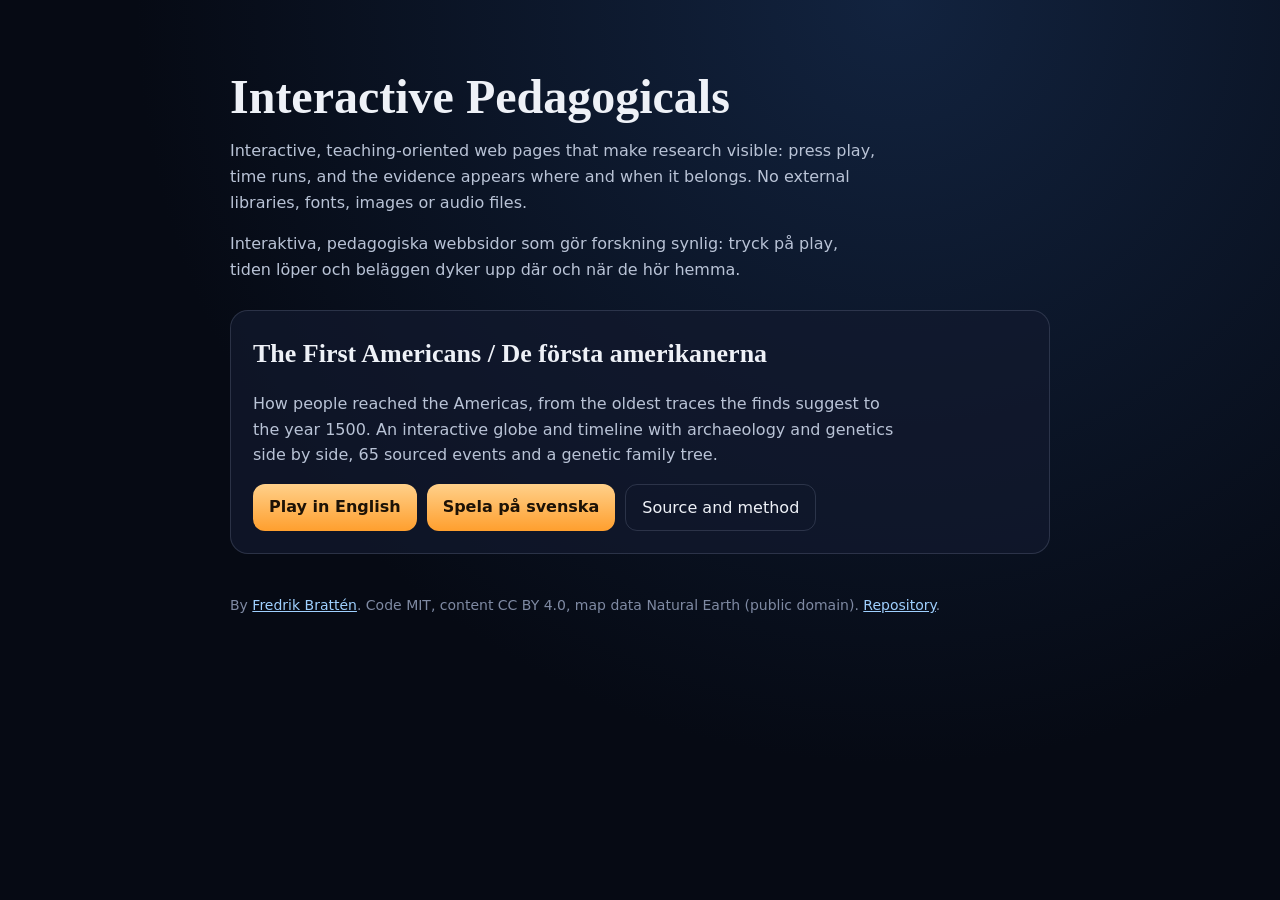
<file: index.html>
<!doctype html>
<html lang="en">
<head>
  <meta charset="utf-8">
  <meta name="viewport" content="width=device-width, initial-scale=1">
  <meta http-equiv="Content-Security-Policy" content="default-src 'self'; style-src 'self' 'unsafe-inline'; img-src 'self' data:; object-src 'none'; base-uri 'none'; form-action 'none'">
  <title>Interactive Pedagogicals</title>
  <meta name="description" content="Interactive, teaching-oriented web pages that make research visible. First page: The First Americans / De första amerikanerna.">
  <style>
    :root { color-scheme: dark; --bg: #060a14; --ink: #eef1f7; --ink2: #b9c3d6; --amber: #ffb44d; --line: rgba(190,205,235,.16); }
    * { box-sizing: border-box; }
    body { margin: 0; background: radial-gradient(ellipse at 70% 0%, #12233f 0%, var(--bg) 60%); color: var(--ink);
      font: 16px/1.6 system-ui, -apple-system, "Segoe UI", Roboto, sans-serif; min-height: 100vh; }
    main { max-width: 860px; margin: 0 auto; padding: clamp(28px, 6vw, 72px) 20px; }
    h1 { font-family: "Iowan Old Style", "Palatino Linotype", Palatino, Georgia, serif; font-weight: 600;
      font-size: clamp(32px, 6vw, 48px); line-height: 1.05; margin: 0 0 12px; }
    p { color: var(--ink2); max-width: 64ch; }
    .card { display: block; margin-top: 28px; padding: 22px; border: 1px solid var(--line); border-radius: 18px;
      background: rgba(18,26,46,.72); text-decoration: none; color: inherit; }
    .card:hover, .card:focus-visible { border-color: rgba(255,180,77,.6); outline: none; }
    .card h2 { font-family: "Iowan Old Style", "Palatino Linotype", Palatino, Georgia, serif; font-weight: 600; margin: 0 0 6px; font-size: 26px; }
    .links { display: flex; gap: 10px; flex-wrap: wrap; margin-top: 14px; }
    .links a { color: #1d1206; background: linear-gradient(180deg, #ffd08a, #ff9f2e); padding: 10px 16px; border-radius: 12px;
      text-decoration: none; font-weight: 600; }
    .links a.ghost { background: none; color: var(--ink); border: 1px solid var(--line); font-weight: 500; }
    footer { margin-top: 40px; font-size: 14px; color: #7f8aa3; }
    footer a { color: #9fd0ff; }
  </style>
</head>
<body>
  <main>
    <h1>Interactive Pedagogicals</h1>
    <p>Interactive, teaching-oriented web pages that make research visible: press play, time runs, and the evidence
      appears where and when it belongs. No external libraries, fonts, images or audio files.</p>
    <p lang="sv">Interaktiva, pedagogiska webbsidor som gör forskning synlig: tryck på play, tiden löper och beläggen dyker upp där och när de hör hemma.</p>
    <div class="card">
      <h2>The First Americans / De första amerikanerna</h2>
      <p>How people reached the Americas, from the oldest traces the finds suggest to the year 1500. An interactive globe
        and timeline with archaeology and genetics side by side, 65 sourced events and a genetic family tree.</p>
      <div class="links">
        <a href="forsta-amerikanerna/?lang=en">Play in English</a>
        <a href="forsta-amerikanerna/?lang=sv" lang="sv">Spela på svenska</a>
        <a class="ghost" href="https://github.com/fbratten/interactive-pedagogicals/tree/main/forsta-amerikanerna">Source and method</a>
      </div>
    </div>
    <footer>
      By <a href="https://fbratten.github.io/">Fredrik Brattén</a>. Code MIT, content CC BY 4.0, map data Natural Earth (public domain).
      <a href="https://github.com/fbratten/interactive-pedagogicals">Repository</a>.
    </footer>
  </main>
</body>
</html>
</file>
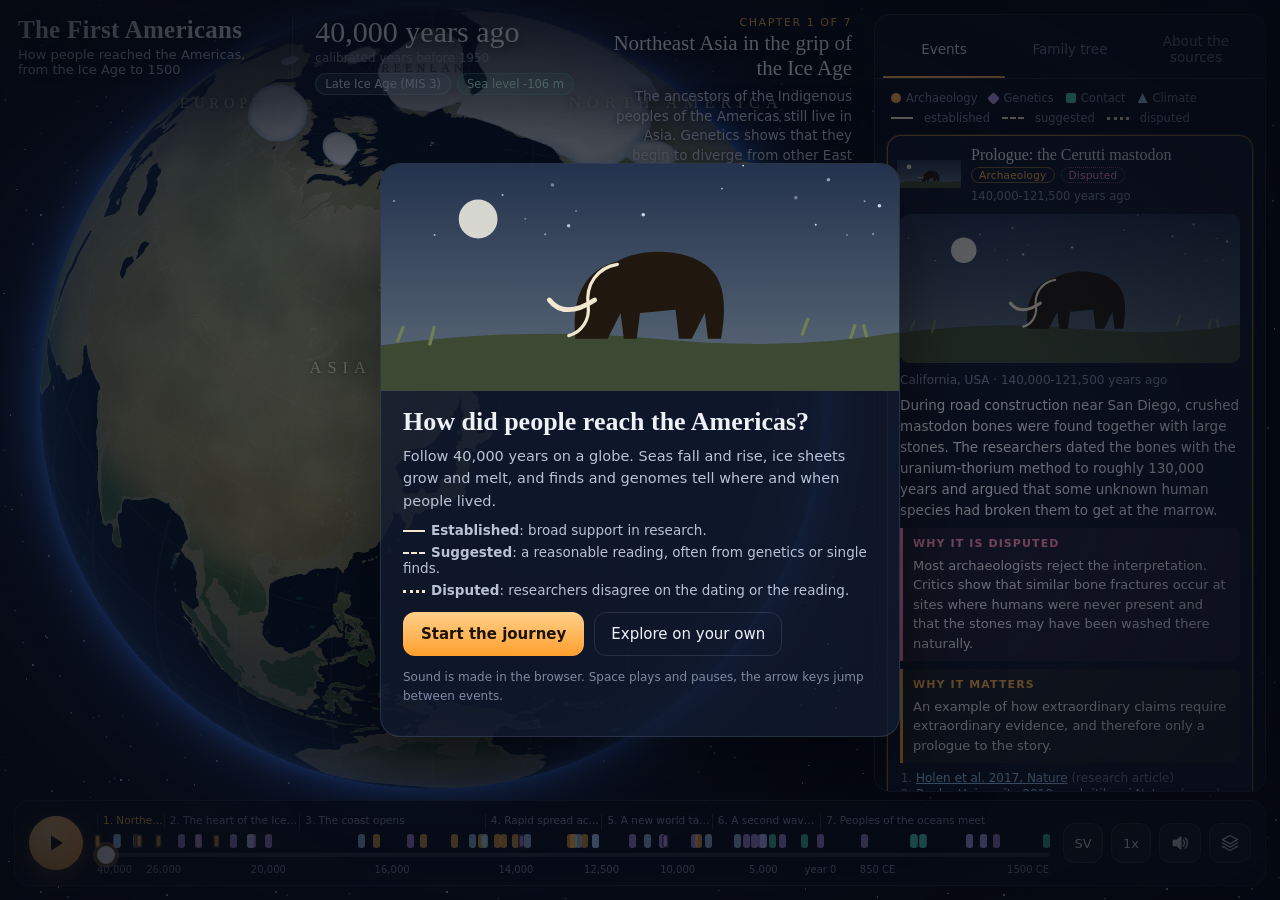
<file: forsta-amerikanerna/index.html>
<!doctype html>
<html lang="sv">
<head>
  <meta charset="utf-8">
  <meta name="viewport" content="width=device-width, initial-scale=1, viewport-fit=cover">
  <title>De första amerikanerna - folkvandringar till Amerika från istid till år 1500</title>
  <meta name="description" content="Interaktiv glob och tidslinje: hur människor kom till Amerika enligt arkeologi och genetik, från de äldsta omstridda spåren till år 1500.">
  <meta name="theme-color" content="#060a14">
  <meta http-equiv="Content-Security-Policy" content="default-src 'self'; script-src 'self'; style-src 'self'; img-src 'self' data:; media-src 'self' blob:; connect-src 'none'; object-src 'none'; base-uri 'none'; form-action 'none'">
  <meta name="referrer" content="strict-origin-when-cross-origin">
  <link rel="stylesheet" href="css/style.css">
</head>
<body>
  <div id="stage" aria-hidden="true">
    <canvas id="globe"></canvas>
    <canvas id="overlay"></canvas>
  </div>
  <div id="nogl" class="nogl" hidden>
    <p data-i18n="nogl">Den här webbläsaren kan inte visa globen (WebGL saknas). Tidslinjen, händelserna och släktträdet fungerar ändå.</p>
  </div>

  <header id="hud">
    <div class="brand">
      <h1 data-i18n="h1">De första amerikanerna</h1>
      <p class="sub" data-i18n="sub">Folkvandringar till Amerika, från istid till år 1500</p>
    </div>
    <div class="now" aria-live="off">
      <div class="now-big" id="nowBig">40 000 år sedan</div>
      <div class="now-small" id="nowSmall"></div>
      <div class="chips">
        <span class="chip" id="climateChip">Istid</span>
        <span class="chip sea" id="seaChip" data-i18n-title="sea_title" title="Havsnivå jämfört med i dag (global medelnivå, förenklad kurva)">Hav -75 m</span>
      </div>
    </div>
    <div class="chapter" id="chapterBox">
      <div class="chapter-k" id="chapterNo">Kapitel 1 av 7</div>
      <div class="chapter-title" id="chapterTitle"></div>
      <p class="chapter-lead" id="chapterLead"></p>
    </div>
  </header>

  <aside id="panel" data-i18n-aria="panel_aria" aria-label="Händelser, släktträd och källor">
    <div class="grip" id="grip" role="button" tabindex="0" data-i18n-aria="grip_aria" aria-label="Visa eller dölj panelen"><span></span></div>
    <nav class="tabs" role="tablist">
      <button role="tab" id="tab-events" aria-selected="true" aria-controls="pane-events" data-i18n="tab_events">Händelser</button>
      <button role="tab" id="tab-tree" aria-selected="false" aria-controls="pane-tree" data-i18n="tab_tree">Släktträd</button>
      <button role="tab" id="tab-about" aria-selected="false" aria-controls="pane-about" data-i18n="tab_about">Om källorna</button>
    </nav>
    <section id="pane-events" role="tabpanel" aria-labelledby="tab-events" class="pane">
      <div class="legend-mini" id="legendMini"></div>
      <ol class="cards" id="cards"></ol>
    </section>
    <section id="pane-tree" role="tabpanel" aria-labelledby="tab-tree" class="pane" hidden>
      <p class="pane-intro" data-i18n="tree_intro">Släktträdet bygger på forntida och nutida arvsmassa. Linjerna växer fram i takt med tiden. Pilar visar inblandning mellan grupper. Heldragen linje = belagt, streckad = antytt, prickad = omstritt.</p>
      <div id="tree"></div>
      <div id="treeNotes" class="tree-notes"></div>
    </section>
    <section id="pane-about" role="tabpanel" aria-labelledby="tab-about" class="pane" hidden>
      <div id="about"></div>
    </section>
  </aside>

  <footer id="dock">
    <button id="play" class="play" data-i18n-aria="play" aria-label="Spela upp">
      <svg viewBox="0 0 24 24" class="i-play"><path d="M7 4.5v15l12-7.5z"/></svg>
      <svg viewBox="0 0 24 24" class="i-pause"><path d="M6.5 4.5h4v15h-4zM13.5 4.5h4v15h-4z"/></svg>
    </button>
    <div class="timeline">
      <div class="chapter-band" id="chapterBand"></div>
      <div class="markers" id="markers"></div>
      <input type="range" id="scrub" min="0" max="10000" step="1" value="0" data-i18n-aria="time" aria-label="Tid">
      <div class="ticks" id="ticks"></div>
    </div>
    <div class="controls">
      <button id="lang" class="ctl" data-i18n="lang_btn" data-i18n-aria="lang_aria" aria-label="Switch to English">EN</button>
      <button id="speed" class="ctl" data-i18n-aria="speed" aria-label="Uppspelningshastighet">1x</button>
      <button id="sound" class="ctl" aria-pressed="true" data-i18n-aria="sound" aria-label="Ljud">
        <svg viewBox="0 0 24 24"><path d="M4 9h4l5-4v14l-5-4H4z"/><path class="w" d="M16 8.5c1.6 1.6 1.6 5.4 0 7M18.5 6c3 3 3 9 0 12"/></svg>
      </button>
      <button id="layersBtn" class="ctl" aria-haspopup="true" aria-expanded="false" data-i18n-aria="layers" aria-label="Lager">
        <svg viewBox="0 0 24 24"><path d="M12 3l9 5-9 5-9-5zM3 12l9 5 9-5M3 16l9 5 9-5"/></svg>
      </button>
      <button id="follow" class="ctl follow" hidden data-i18n="follow" data-i18n-aria="follow_aria" aria-label="Följ berättelsen">Följ</button>
    </div>
  </footer>

  <div id="layers" class="popover" hidden>
    <div class="pop-title" data-i18n="layers_title">Visa på kartan</div>
    <label><input type="checkbox" data-layer="arkeologi" checked> <i class="k k-ark"></i> <span data-i18n="l_ark">Arkeologi</span></label>
    <label><input type="checkbox" data-layer="genetik" checked> <i class="k k-gen"></i> <span data-i18n="l_gen">Genetik</span></label>
    <label><input type="checkbox" data-layer="kontakt" checked> <i class="k k-kon"></i> <span data-i18n="l_kon">Sena kontakter</span></label>
    <label><input type="checkbox" data-layer="miljo" checked> <i class="k k-mil"></i> <span data-i18n="l_mil">Klimat och miljö</span></label>
    <label><input type="checkbox" data-layer="routes" checked> <span data-i18n="l_routes">Rutter och pilar</span></label>
    <label><input type="checkbox" data-layer="ice" checked> <span data-i18n="l_ice">Istäcken</span></label>
    <label><input type="checkbox" data-layer="labels" checked> <span data-i18n="l_labels">Namn på kartan</span></label>
    <label><input type="checkbox" data-layer="grid" checked> <span data-i18n="l_grid">Gradnät</span></label>
    <label><input type="checkbox" data-layer="dwell" checked> <span data-i18n="l_dwell">Sakta in vid händelser</span></label>
  </div>

  <div id="intro" class="intro" role="dialog" aria-modal="true" aria-labelledby="introTitle">
    <div class="intro-card">
      <div class="intro-art" id="introArt"></div>
      <h2 id="introTitle" data-i18n="intro_title">Hur kom människorna till Amerika?</h2>
      <p data-i18n="intro_p">Följ 40 000 år på en glob. Haven sjunker och stiger, istäcken växer och smälter, och fynd och arvsmassa berättar var och när människor fanns.</p>
      <ul class="intro-keys">
        <li><span class="st st-belagt"></span><span data-i18n-html="key_b"><b>Belagt</b>: brett stöd i forskningen.</span></li>
        <li><span class="st st-antytt"></span><span data-i18n-html="key_a"><b>Antytt</b>: rimlig tolkning, ofta från genetik eller enstaka fynd.</span></li>
        <li><span class="st st-omstritt"></span><span data-i18n-html="key_o"><b>Omstritt</b>: forskare är oense om datering eller tolkning.</span></li>
      </ul>
      <div class="intro-actions">
        <button id="start" class="primary" data-i18n="start">Starta resan</button>
        <button id="explore" class="ghost" data-i18n="explore">Utforska själv</button>
      </div>
      <p class="intro-note" data-i18n="intro_note">Ljud skapas i webbläsaren. Mellanslag spelar och pausar, piltangenterna hoppar mellan händelser.</p>
    </div>
  </div>

  <div id="toast" class="toast" aria-hidden="true"></div>
  <div id="film" class="film-layer" hidden aria-hidden="true">
    <div class="film-caption" id="filmCaption"></div>
    <div class="film-chapter" id="filmChapter"></div>
    <div class="film-progress"><div id="filmBar"></div></div>
    <div class="film-credit" id="filmCredit">fbratten.github.io/interactive-pedagogicals</div>
    <div class="film-card" id="filmTitle"></div>
    <div class="film-card" id="filmEnd"></div>
  </div>
  <div id="live" class="sr-only" aria-live="polite"></div>

  <script src="data/geo.js"></script>
  <script src="data/events.js"></script>
  <script src="js/i18n.js"></script>
  <script src="js/time.js"></script>
  <script src="js/ice.js"></script>
  <script src="js/camera.js"></script>
  <script src="js/story.js"></script>
  <script src="js/globe.js"></script>
  <script src="js/overlay.js"></script>
  <script src="js/art.js"></script>
  <script src="js/audio.js"></script>
  <script src="js/tree.js"></script>
  <script src="js/ui.js"></script>
  <script src="js/film.js"></script>
  <script src="js/main.js"></script>
</body>
</html>
</file>
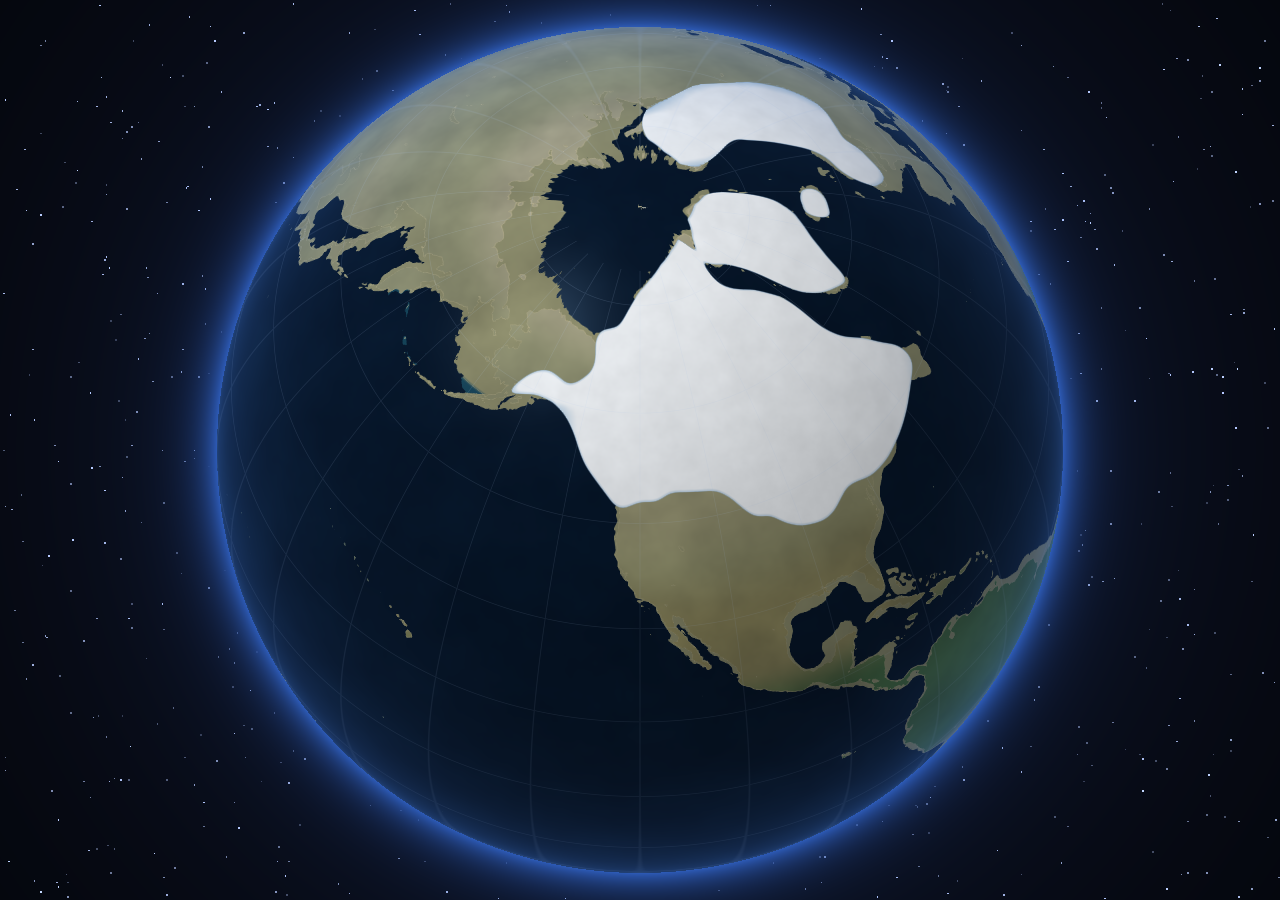
<file: forsta-amerikanerna/tools/dev-globe.html>
<!doctype html><html lang="sv"><head><meta charset="utf-8"><title>dev globe</title>
<style>html,body{margin:0;background:#000;overflow:hidden}canvas{position:absolute;inset:0;width:100%;height:100%}</style></head>
<body><canvas id="g"></canvas><canvas id="o"></canvas>
<script src="../data/geo.js"></script><script src="../js/time.js"></script><script src="../js/ice.js"></script>
<script src="../js/camera.js"></script><script src="../js/globe.js"></script><script src="../js/story.js"></script><script src="../js/overlay.js"></script>
<script>
var q = new URLSearchParams(location.search);
var bp = +(q.get('bp')||21000), lat=+(q.get('lat')||55), lon=+(q.get('lon')||-120), zoom=+(q.get('zoom')||1);
var dpr = 1, w = innerWidth, h = innerHeight;
var gc = document.getElementById('g'), oc = document.getElementById('o');
gc.width = w*dpr; gc.height = h*dpr;
var t0 = performance.now();
var globe = new FA.Globe(gc);
var t1 = performance.now();
var ov = new FA.Overlay(oc); ov.resize(w,h,dpr); ov.setRoutes(FA.STORY.routes);
var view = {cx:w/2, cy:h/2, R:0.47*Math.min(w,h)*zoom, basis:FA.basis(lat,lon), dpr:dpr, bp:bp, zoom:zoom};
globe.render(view);
ov.render(view, bp, 1.0, [], {arkeologi:1,genetik:1,miljo:1,kontakt:1,routes:1,labels:1});
document.title = 'ok build=' + Math.round(t1-t0) + 'ms tex=' + globe.textureSize;
</script></body></html>
</file>
<file: forsta-amerikanerna/css/style.css>
/* De första amerikanerna - stil. Inga externa typsnitt: systemets serif och sans. */
:root {
  --bg: #060a14;
  --ink: #eef1f7;
  --ink-2: #b9c3d6;
  --ink-3: #7f8aa3;
  --line: rgba(190, 205, 235, 0.14);
  --glass: rgba(10, 16, 30, 0.72);
  --glass-2: rgba(18, 26, 46, 0.82);
  --amber: #ffb44d;
  --violet: #c4a3ff;
  --teal: #52e3c6;
  --ice: #a8dcff;
  --pink: #ff8fb8;
  --sand: #f1e6cf;
  --serif: "Iowan Old Style", "Palatino Linotype", Palatino, "Book Antiqua", Georgia, serif;
  --sans: system-ui, -apple-system, "Segoe UI", Roboto, "Helvetica Neue", Arial, sans-serif;
  --panel-w: 392px;
  --dock-h: 86px;
  --radius: 16px;
}
* { box-sizing: border-box; }
[hidden] { display: none !important; }
html, body { margin: 0; height: 100%; background: var(--bg); color: var(--ink); font-family: var(--sans); overflow: hidden; }
button { font: inherit; color: inherit; }
a { color: #9fd0ff; }
.sr-only { position: absolute; width: 1px; height: 1px; overflow: hidden; clip: rect(0 0 0 0); white-space: nowrap; }

#stage { position: fixed; inset: 0; touch-action: none; }
body::before { content: ""; position: fixed; left: 0; right: 0; top: 0; height: 170px; z-index: 4; pointer-events: none;
  background: linear-gradient(180deg, rgba(4,7,15,0.78), rgba(4,7,15,0.45) 55%, rgba(4,7,15,0)); }
#stage canvas { position: absolute; inset: 0; width: 100%; height: 100%; display: block; }
#overlay { cursor: grab; }
#overlay.dragging { cursor: grabbing; }
.nogl { position: fixed; left: 20px; top: 40%; max-width: 420px; background: var(--glass); padding: 16px; border-radius: var(--radius); }

/* ---------- HUD ---------- */
#hud {
  position: fixed; left: 18px; top: 16px; right: calc(var(--panel-w) + 36px);
  display: grid; grid-template-columns: auto auto 1fr; gap: 14px 28px; align-items: start;
  pointer-events: none; z-index: 5;
}
.brand h1 { font-family: var(--serif); font-weight: 600; font-size: 25px; letter-spacing: 0.01em; margin: 0; text-shadow: 0 2px 14px rgba(0,0,0,0.8); }
.brand .sub { margin: 3px 0 0; color: var(--ink-2); font-size: 13px; text-shadow: 0 1px 8px rgba(0,0,0,0.9); max-width: 300px; }
.now { padding-left: 22px; border-left: 1px solid var(--line); }
.now-big { font-family: var(--serif); font-size: 30px; line-height: 1.05; font-variant-numeric: tabular-nums; text-shadow: 0 2px 14px rgba(0,0,0,0.8); white-space: nowrap; }
.now-small { color: var(--ink-3); font-size: 12px; margin-top: 3px; }
.chips { display: flex; gap: 6px; margin-top: 8px; flex-wrap: wrap; }
.chip { font-size: 11.5px; padding: 3px 9px; border-radius: 99px; background: rgba(168,220,255,0.12); border: 1px solid rgba(168,220,255,0.3); color: #d7ecff; white-space: nowrap; }
.chip.warm { background: rgba(255,180,77,0.12); border-color: rgba(255,180,77,0.35); color: #ffe1b3; }
.chip.cool { background: rgba(196,163,255,0.12); border-color: rgba(196,163,255,0.35); color: #e8dcff; }
.chip.sea { background: rgba(82,227,198,0.10); border-color: rgba(82,227,198,0.3); color: #c8fff3; }
.chapter { justify-self: end; max-width: 420px; min-width: 250px; text-align: right; }
.chapter-k { font-size: 11px; letter-spacing: 0.14em; text-transform: uppercase; color: var(--amber); }
.chapter-title { font-family: var(--serif); font-size: 21px; margin-top: 2px; text-shadow: 0 2px 12px rgba(0,0,0,0.85); }
.chapter-lead { margin: 6px 0 0; font-size: 13.5px; line-height: 1.45; color: var(--ink-2); text-shadow: 0 1px 8px rgba(0,0,0,0.95); }
.chapter.flash .chapter-title { animation: flash 1.6s ease; }
@keyframes flash { 0% { opacity: 0; transform: translateY(6px); } 100% { opacity: 1; transform: none; } }

/* ---------- Panel ---------- */
#panel {
  position: fixed; top: 14px; right: 14px; bottom: calc(var(--dock-h) + 22px); width: var(--panel-w);
  background: var(--glass); backdrop-filter: blur(14px) saturate(1.2); -webkit-backdrop-filter: blur(14px) saturate(1.2);
  border: 1px solid var(--line); border-radius: var(--radius); display: flex; flex-direction: column; z-index: 6;
  box-shadow: 0 20px 60px rgba(0,0,0,0.45);
}
.grip { display: none; }
.tabs { display: flex; gap: 4px; padding: 8px 8px 0; border-bottom: 1px solid var(--line); }
.tabs button { flex: 1; background: none; border: 0; padding: 10px 6px 11px; font-size: 13.5px; color: var(--ink-3); border-bottom: 2px solid transparent; cursor: pointer; }
.tabs button[aria-selected="true"] { color: var(--ink); border-bottom-color: var(--amber); }
.pane { overflow-y: auto; padding: 12px 12px 18px; flex: 1; scrollbar-width: thin; scrollbar-color: rgba(255,255,255,0.2) transparent; }
.pane-intro { font-size: 13px; color: var(--ink-2); line-height: 1.5; margin: 2px 4px 10px; }

.legend-mini { display: flex; flex-wrap: wrap; gap: 6px 12px; font-size: 11.5px; color: var(--ink-3); margin: 0 4px 10px; }
.legend-mini span { display: inline-flex; align-items: center; gap: 5px; }
.k { display: inline-block; width: 10px; height: 10px; border-radius: 50%; vertical-align: -1px; }
.k-ark { background: var(--amber); }
.k-gen { background: var(--violet); transform: rotate(45deg); border-radius: 2px; width: 9px; height: 9px; }
.k-kon { background: var(--teal); border-radius: 2px; }
.k-mil { background: var(--ice); clip-path: polygon(50% 0, 100% 100%, 0 100%); border-radius: 0; }
.st { display: inline-block; width: 22px; height: 0; border-top: 2px solid var(--sand); vertical-align: middle; margin-right: 6px; }
.st-antytt { border-top-style: dashed; }
.st-omstritt { border-top-style: dotted; border-top-width: 3px; }

.cards { list-style: none; margin: 0; padding: 0; display: flex; flex-direction: column; gap: 10px; }
.card { background: var(--glass-2); border: 1px solid var(--line); border-radius: 14px; overflow: hidden; transition: border-color .3s, box-shadow .3s, opacity .3s; }
.card.latest { border-color: rgba(255,180,77,0.55); box-shadow: 0 0 0 1px rgba(255,180,77,0.18), 0 10px 30px rgba(0,0,0,0.35); }
.card.sel { border-color: rgba(159,208,255,0.75); }
.card.enter { animation: enter .7s cubic-bezier(.2,.8,.2,1); }
@keyframes enter { from { opacity: 0; transform: translateY(-10px) scale(.98); } to { opacity: 1; transform: none; } }
.card-head { display: grid; grid-template-columns: 64px 1fr; gap: 10px; padding: 9px; cursor: pointer; align-items: center; background: none; border: 0; width: 100%; text-align: left; }
.card-head .thumb { width: 64px; height: 44px; border-radius: 8px; overflow: hidden; }
.card-head .thumb svg { width: 100%; height: 100%; display: block; }
.card-title { font-family: var(--serif); font-size: 16px; line-height: 1.2; }
.card-meta { font-size: 11.5px; color: var(--ink-3); margin-top: 3px; display: flex; gap: 6px; flex-wrap: wrap; align-items: center; }
.badge { font-size: 10.5px; padding: 1px 7px; border-radius: 99px; border: 1px solid; letter-spacing: 0.02em; white-space: nowrap; }
.b-arkeologi { color: var(--amber); border-color: rgba(255,180,77,0.45); }
.b-genetik { color: var(--violet); border-color: rgba(196,163,255,0.45); }
.b-kontakt { color: var(--teal); border-color: rgba(82,227,198,0.45); }
.b-miljo { color: var(--ice); border-color: rgba(168,220,255,0.45); }
.b-belagt { color: #d8f5d0; border-color: rgba(160,230,150,0.45); }
.b-antytt { color: #ffe1a8; border-color: rgba(255,225,168,0.45); border-style: dashed; }
.b-omstritt { color: var(--pink); border-color: rgba(255,143,184,0.5); border-style: dotted; }
.card-body { padding: 0 12px 12px; display: none; }
.card.open .card-body { display: block; }
.card-body .art-wrap { border-radius: 10px; overflow: hidden; margin: 2px 0 10px; }
.card-body .art-wrap svg { display: block; width: 100%; height: auto; }
.card-body p { font-size: 13.5px; line-height: 1.55; color: var(--ink); margin: 0 0 8px; }
.card-body .place { color: var(--ink-3); font-size: 12px; margin-bottom: 8px; }
.debate, .why { font-size: 13px; line-height: 1.5; }
.debate { border-left: 3px solid var(--pink); background: rgba(255,143,184,0.07); padding: 8px 10px; border-radius: 0 8px 8px 0; margin: 4px 0 8px; }
.debate b, .why b { font-size: 11px; text-transform: uppercase; letter-spacing: 0.1em; display: block; margin-bottom: 3px; }
.debate b { color: var(--pink); }
.why { border-left: 3px solid var(--amber); background: rgba(255,180,77,0.06); padding: 8px 10px; border-radius: 0 8px 8px 0; margin: 4px 0 8px; }
.why b { color: var(--amber); }
.sources { font-size: 12px; color: var(--ink-3); margin: 6px 0 0; padding-left: 16px; }
.sources li { margin: 2px 0; }
.card-actions { display: flex; gap: 8px; margin-top: 8px; }
.card-actions button { font-size: 12px; background: rgba(255,255,255,0.06); border: 1px solid var(--line); border-radius: 99px; padding: 5px 10px; cursor: pointer; }
.empty { color: var(--ink-3); font-size: 13px; padding: 10px 4px; }
.future-hint { font-size: 12px; color: var(--ink-3); padding: 6px 4px 0; }

/* Släktträd */
.tree-svg { width: 100%; height: auto; display: block; }
.tree-grid { stroke: rgba(255,255,255,0.06); }
.tree-tick { fill: var(--ink-3); font-size: 10px; font-family: var(--sans); }
.tree-cursor { stroke: var(--amber); stroke-width: 1.5; stroke-dasharray: 3 3; }
.tree-line { stroke-width: 3; stroke-linecap: round; transition: opacity .4s; }
.tree-label { font-size: 10.5px; font-family: var(--sans); font-weight: 600; paint-order: stroke; stroke: #0b1222; stroke-width: 3px; transition: opacity .4s; }
.tree-admix { fill: none; stroke: var(--sand); stroke-width: 1.4; opacity: 0.9; transition: opacity .4s; }
.tree-admix-label { fill: var(--sand); font-size: 10px; font-family: var(--sans); transition: opacity .4s; paint-order: stroke; stroke: #0b1222; stroke-width: 3px; }
.tree-node { transition: opacity .4s; }
.tree-notes { font-size: 12.5px; color: var(--ink-2); line-height: 1.5; margin-top: 10px; }
.tree-notes p { margin: 0 0 8px; }

/* Om */
#about h3 { font-family: var(--serif); font-weight: 600; font-size: 17px; margin: 14px 0 6px; }
#about p, #about li { font-size: 13px; line-height: 1.55; color: var(--ink-2); }
#about ol, #about ul { padding-left: 18px; }
#about .srcs li { margin-bottom: 4px; }

/* ---------- Dock ---------- */
#dock {
  position: fixed; left: 14px; right: 14px; bottom: 14px; height: var(--dock-h);
  background: var(--glass); backdrop-filter: blur(14px); -webkit-backdrop-filter: blur(14px);
  border: 1px solid var(--line); border-radius: var(--radius); display: flex; align-items: center; gap: 14px; padding: 0 14px; z-index: 7;
}
.play { width: 54px; height: 54px; flex: 0 0 54px; border-radius: 50%; border: 0; background: radial-gradient(circle at 35% 30%, #ffd08a, #ff9f2e); color: #1d1206; cursor: pointer; display: grid; place-items: center; box-shadow: 0 6px 24px rgba(255,160,50,0.35); }
.play svg { width: 24px; height: 24px; fill: currentColor; }
.play .i-pause { display: none; }
.play.playing .i-play { display: none; }
.play.playing .i-pause { display: block; }
.timeline { position: relative; flex: 1; height: 62px; }
.chapter-band { position: absolute; left: 0; right: 0; top: 2px; height: 16px; display: flex; }
.chapter-band div { border-left: 1px solid rgba(255,255,255,0.14); font-size: 10.5px; color: var(--ink-3); padding-left: 5px; overflow: hidden; white-space: nowrap; text-overflow: ellipsis; cursor: pointer; }
.chapter-band div.on { color: var(--amber); }
.markers { position: absolute; left: 0; right: 0; top: 22px; height: 14px; }
.markers button { position: absolute; top: 0; width: 7px; height: 14px; margin-left: -3.5px; border: 0; padding: 0; border-radius: 3px; cursor: pointer; opacity: 0.75; }
.markers button:hover, .markers button:focus-visible { opacity: 1; transform: scaleY(1.25); }
.markers button.past { opacity: 0.95; }
#scrub { position: absolute; left: 0; right: 0; top: 34px; width: 100%; margin: 0; height: 18px; background: none; -webkit-appearance: none; appearance: none; cursor: pointer; }
#scrub::-webkit-slider-runnable-track { height: 4px; border-radius: 4px; background: linear-gradient(90deg, var(--amber) var(--p, 0%), rgba(255,255,255,0.14) var(--p, 0%)); }
#scrub::-moz-range-track { height: 4px; border-radius: 4px; background: rgba(255,255,255,0.14); }
#scrub::-moz-range-progress { height: 4px; border-radius: 4px; background: var(--amber); }
#scrub::-webkit-slider-thumb { -webkit-appearance: none; width: 18px; height: 18px; border-radius: 50%; background: #fff; margin-top: -7px; box-shadow: 0 0 0 4px rgba(255,180,77,0.35); }
#scrub::-moz-range-thumb { width: 18px; height: 18px; border-radius: 50%; background: #fff; border: 0; box-shadow: 0 0 0 4px rgba(255,180,77,0.35); }
#scrub:focus-visible::-webkit-slider-thumb { box-shadow: 0 0 0 4px #9fd0ff; }
.ticks { position: absolute; left: 0; right: 0; top: 52px; height: 12px; font-size: 10px; color: var(--ink-3); }
.ticks span { position: absolute; transform: translateX(-50%); white-space: nowrap; }
.controls { display: flex; gap: 8px; align-items: center; }
.ctl { min-width: 40px; height: 40px; border-radius: 12px; border: 1px solid var(--line); background: rgba(255,255,255,0.05); cursor: pointer; display: grid; place-items: center; padding: 0 10px; font-size: 13px; }
.ctl svg { width: 20px; height: 20px; fill: none; stroke: currentColor; stroke-width: 1.7; stroke-linejoin: round; stroke-linecap: round; }
#sound svg path:first-child { fill: currentColor; }
#sound[aria-pressed="false"] .w { opacity: 0.15; }
.ctl.follow { background: rgba(159,208,255,0.12); border-color: rgba(159,208,255,0.45); color: #d8ecff; }
button:focus-visible, .ctl:focus-visible, .tabs button:focus-visible { outline: 2px solid #9fd0ff; outline-offset: 2px; }

.popover { position: fixed; right: 18px; bottom: calc(var(--dock-h) + 26px); background: var(--glass-2); border: 1px solid var(--line); border-radius: 14px; padding: 12px 14px; z-index: 9; display: flex; flex-direction: column; gap: 7px; font-size: 13.5px; backdrop-filter: blur(14px); -webkit-backdrop-filter: blur(14px); }
.popover[hidden] { display: none; }
.pop-title { font-size: 11px; text-transform: uppercase; letter-spacing: 0.12em; color: var(--ink-3); margin-bottom: 2px; }
.popover label { display: flex; gap: 8px; align-items: center; cursor: pointer; }

/* ---------- Intro ---------- */
.intro { position: fixed; inset: 0; display: grid; place-items: center; background: radial-gradient(ellipse at center, rgba(6,10,20,0.35), rgba(6,10,20,0.85)); z-index: 20; padding: 18px; }
.intro[hidden] { display: none; }
.intro-card { max-width: 520px; background: var(--glass-2); border: 1px solid var(--line); border-radius: 20px; padding: 0 0 20px; overflow: hidden; box-shadow: 0 30px 90px rgba(0,0,0,0.6); }
.intro-art svg { display: block; width: 100%; height: auto; }
.intro-card h2 { font-family: var(--serif); font-weight: 600; font-size: 26px; margin: 16px 22px 8px; }
.intro-card p { margin: 0 22px 10px; color: var(--ink-2); line-height: 1.55; font-size: 14.5px; }
.intro-keys { list-style: none; padding: 0; margin: 6px 22px 14px; font-size: 13.5px; color: var(--ink-2); display: grid; gap: 6px; }
.intro-actions { display: flex; gap: 10px; margin: 0 22px 12px; }
.primary { background: linear-gradient(180deg, #ffd08a, #ff9f2e); color: #1d1206; border: 0; border-radius: 12px; padding: 12px 18px; font-weight: 600; cursor: pointer; font-size: 15px; }
.ghost { background: none; border: 1px solid var(--line); color: var(--ink); border-radius: 12px; padding: 12px 16px; cursor: pointer; font-size: 15px; }
.intro-note { font-size: 12px !important; color: var(--ink-3) !important; }

.toast { position: fixed; left: 50%; top: 50%; transform: translate(-50%, -50%) scale(.96); background: rgba(8,14,26,0.82); border: 1px solid var(--line); border-radius: 16px; padding: 16px 22px; z-index: 8; pointer-events: none; opacity: 0; transition: opacity .6s, transform .6s; text-align: center; max-width: min(520px, 86vw); }
.toast.show { opacity: 1; transform: translate(-50%, -50%) scale(1); }
.toast .t-k { font-size: 11px; letter-spacing: 0.14em; text-transform: uppercase; color: var(--amber); }
.toast .t-t { font-family: var(--serif); font-size: 24px; margin-top: 4px; }

/* ---------- Mobil ---------- */
@media (max-width: 900px) {
  :root { --dock-h: 74px; }
  #hud { left: 12px; right: 12px; top: max(10px, env(safe-area-inset-top)); grid-template-columns: 1fr auto; gap: 4px 12px; }
  .brand h1 { font-size: 18px; }
  .brand .sub { display: none; }
  .now { padding-left: 0; border-left: 0; text-align: right; }
  .now-big { font-size: 21px; }
  .now-small { font-size: 11px; }
  .chips { justify-content: flex-end; }
  .chapter { grid-column: 1 / -1; justify-self: start; text-align: left; max-width: none; }
  .chapter-title { font-size: 16px; }
  .chapter-lead { display: none; }
  #panel { top: auto; left: 8px; right: 8px; width: auto; bottom: calc(var(--dock-h) + 14px); height: 34vh; border-radius: 18px; transition: height .35s cubic-bezier(.2,.8,.2,1); }
  #panel.collapsed { height: 64px; }
  #panel.expanded { height: calc(100vh - var(--dock-h) - 120px); }
  .grip { display: block; padding: 7px 0 0; cursor: pointer; }
  .grip span { display: block; width: 42px; height: 4px; border-radius: 4px; background: rgba(255,255,255,0.28); margin: 0 auto; }
  .tabs button { padding: 6px 4px 8px; font-size: 13px; }
  #dock { left: 8px; right: 8px; bottom: max(8px, env(safe-area-inset-bottom)); gap: 10px; padding: 0 10px; }
  .play { width: 48px; height: 48px; flex-basis: 48px; }
  .chapter-band { display: none; }
  .markers { top: 8px; }
  #scrub { top: 22px; }
  .ticks { top: 42px; }
  .ticks span.minor, .ticks span.nomob { display: none; }
  #speed { display: none; }
  .ctl { min-width: 36px; height: 36px; padding: 0 8px; }
  .popover { right: 10px; }
}
@media (prefers-reduced-motion: reduce) {
  .card.enter, .chapter.flash .chapter-title { animation: none; }
}

/* ---------- Filmläge (?film=1): för inspelning av video ---------- */
.film-layer { position: fixed; inset: 0; pointer-events: none; z-index: 30; }
body.film #panel, body.film #dock, body.film #intro, body.film .popover, body.film #toast { display: none !important; }
body.film .chapter.flash .chapter-title { animation: none; }
body.film #hud { right: 28px; top: 24px; left: 32px; }
body.film .brand h1 { font-size: 30px; }
body.film .now-big { font-size: 38px; }
body.film .chapter-title { font-size: 24px; }
body.film .chapter-lead { font-size: 15.5px; max-width: 460px; margin-left: auto; }
.film-caption { position: absolute; left: 32px; bottom: 54px; width: 640px; background: rgba(8,14,26,0.80); border: 1px solid var(--line);
  border-radius: 18px; padding: 16px 20px 16px; box-shadow: 0 20px 60px rgba(0,0,0,0.45); opacity: 0; }
.film-caption .fc-meta { display: flex; gap: 8px; align-items: center; font-size: 13px; color: var(--ink-3); }
.film-caption .fc-title { font-family: var(--serif); font-size: 27px; margin: 6px 0 4px; line-height: 1.15; }
.film-caption .fc-place { font-size: 14px; color: var(--ink-3); margin-bottom: 6px; }
.film-caption .fc-text { font-size: 16.5px; line-height: 1.5; color: var(--ink); margin: 0; }
.film-caption .fc-art { float: right; width: 150px; margin: 4px 0 6px 14px; border-radius: 10px; overflow: hidden; }
.film-caption .fc-art svg { display: block; width: 100%; height: auto; }
.film-caption .badge { font-size: 12px; }
.film-chapter { position: absolute; left: 50%; top: 46%; transform: translate(-50%, -50%); text-align: center; opacity: 0;
  background: rgba(8,14,26,0.70); border: 1px solid var(--line); border-radius: 18px; padding: 18px 30px; }
.film-chapter .k { display: block; width: auto; height: auto; border-radius: 0; background: none; font-size: 13px; letter-spacing: 0.16em; text-transform: uppercase; color: var(--amber); }
.film-chapter .t { font-family: var(--serif); font-size: 40px; margin-top: 6px; }
.film-progress { position: absolute; left: 32px; right: 32px; bottom: 26px; height: 4px; border-radius: 4px; background: rgba(255,255,255,0.12); overflow: hidden; }
.film-progress div { height: 100%; width: 0; background: var(--amber); }
.film-credit { position: absolute; right: 32px; bottom: 38px; font-size: 14px; color: var(--ink-3); letter-spacing: 0.02em; }
.film-card { position: absolute; inset: 0; display: grid; place-items: center; text-align: center; opacity: 0;
  background: radial-gradient(ellipse at center, rgba(6,10,20,0.55), rgba(6,10,20,0.92)); }
.film-card .in { max-width: 1100px; padding: 0 40px; }
.film-card .kick { font-size: 15px; letter-spacing: 0.2em; text-transform: uppercase; color: var(--amber); }
.film-card h2 { font-family: var(--serif); font-weight: 600; font-size: 84px; line-height: 1.02; margin: 14px 0 16px; }
.film-card p { font-size: 22px; line-height: 1.5; color: var(--ink-2); margin: 0 auto 10px; max-width: 900px; }
.film-card .small { font-size: 17px; color: var(--ink-3); }
.film-card .url { color: #ffd08a; font-size: 30px; font-family: var(--serif); }
.film-card .legend { display: flex; gap: 26px; justify-content: center; margin-top: 22px; font-size: 18px; color: var(--ink-2); }
</file>
